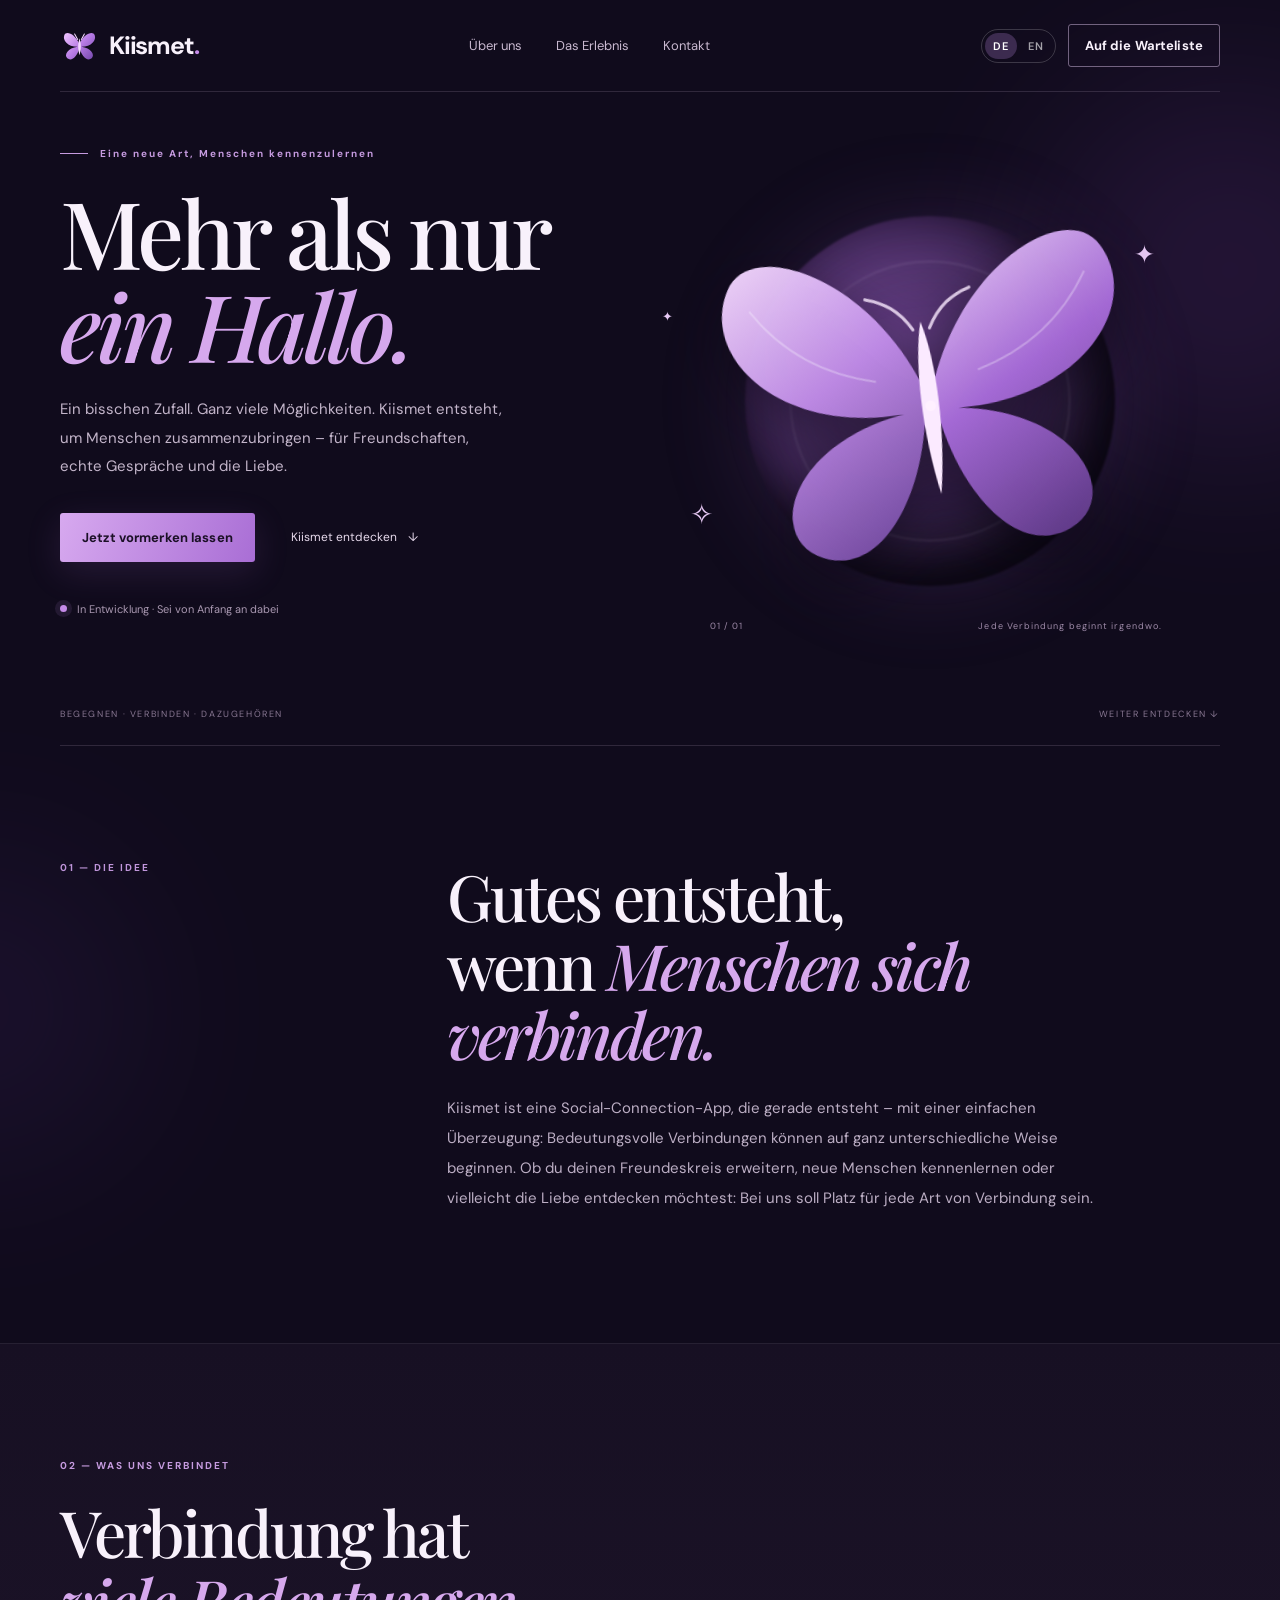
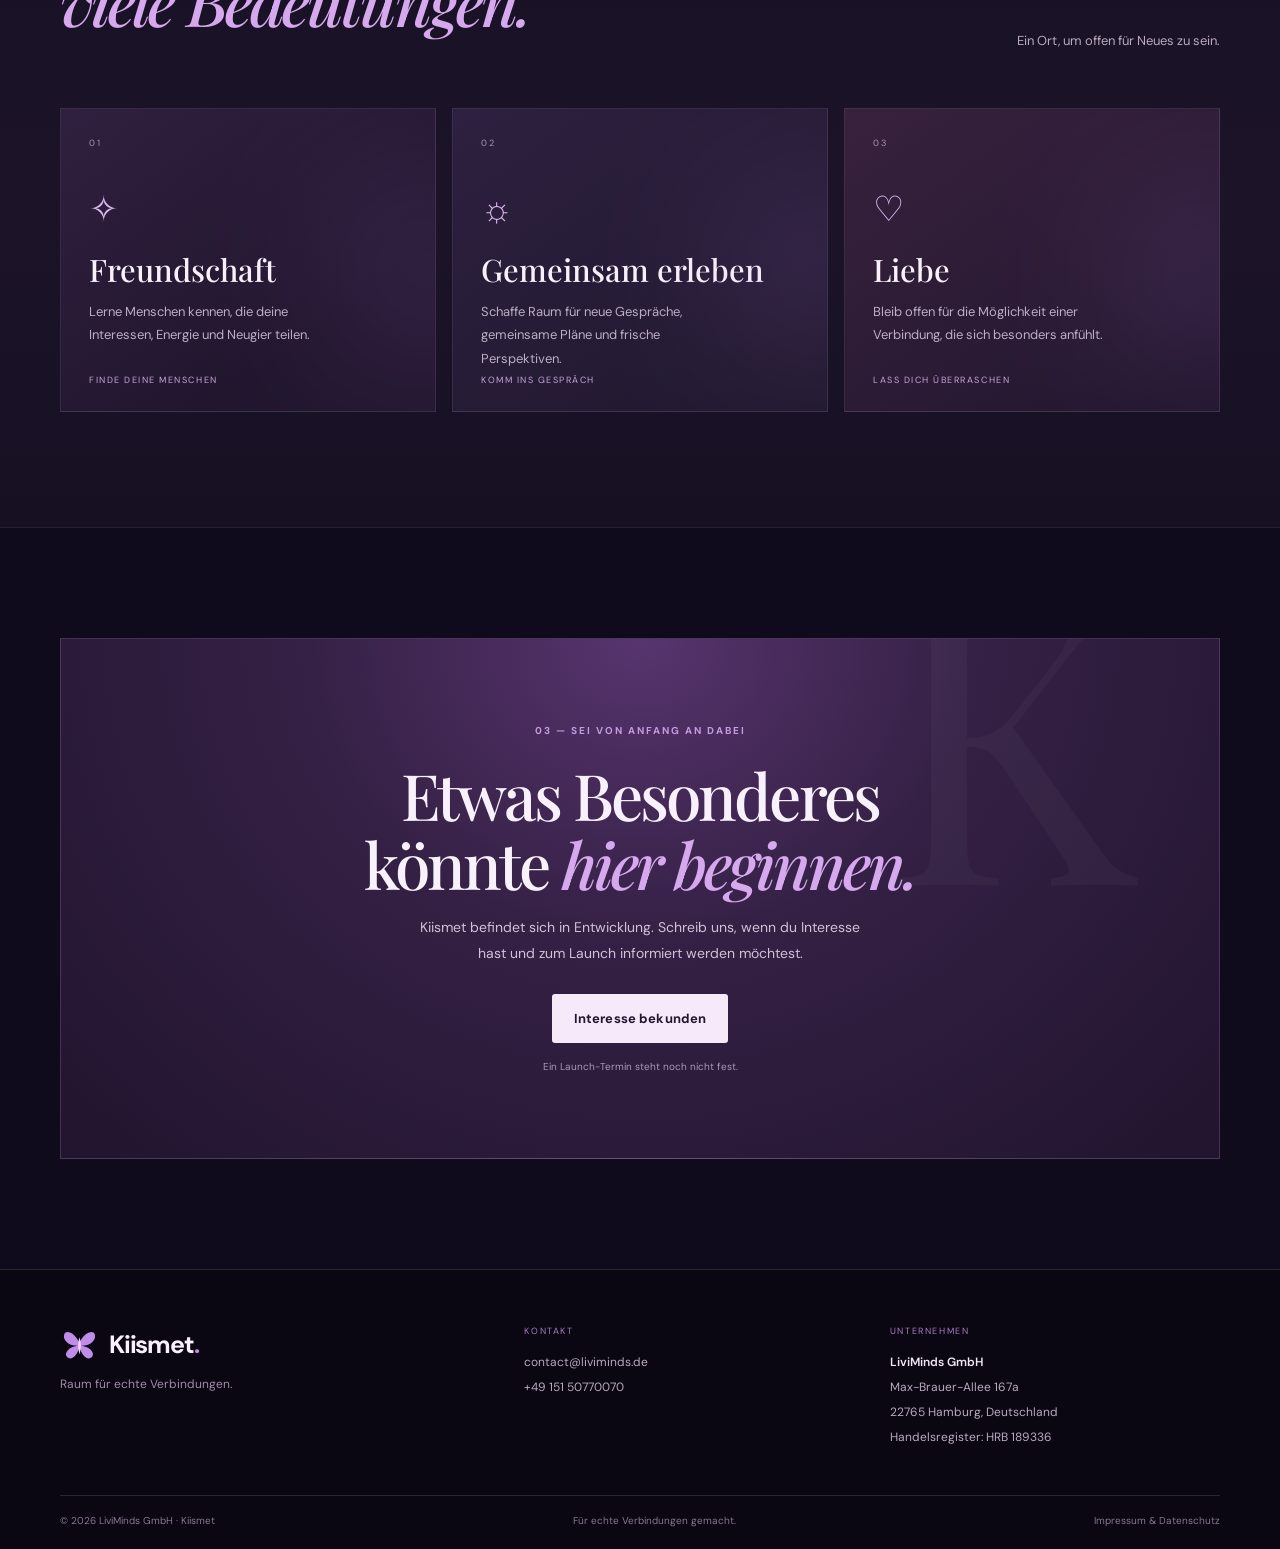
<file: index.html>
<!doctype html>
<html lang="de">
<head>
  <meta charset="utf-8">
  <meta name="viewport" content="width=device-width, initial-scale=1">
  <meta name="theme-color" content="#100b1c">
  <meta name="description" content="Kiismet – Raum für echte Verbindungen. Jetzt auf die Warteliste setzen lassen.">
  <title>Kiismet – Raum für echte Verbindungen</title>
  <link rel="preconnect" href="https://fonts.googleapis.com">
  <link rel="preconnect" href="https://fonts.gstatic.com" crossorigin>
  <link href="https://fonts.googleapis.com/css2?family=DM+Sans:wght@400;500;600;700&family=Playfair+Display:wght@500;600;700&display=swap" rel="stylesheet">
  <link rel="stylesheet" href="styles.css">
</head>
<body>
  <div class="ambient ambient-one"></div><div class="ambient ambient-two"></div>
  <header class="site-header wrap">
    <a class="brand" href="#home" aria-label="Kiismet Startseite">
      <svg class="butterfly" viewBox="0 0 64 64" role="img" aria-label="Schmetterlingslogo">
        <path d="M31.8 29.4C25 13 10 7 7 15c-3 8 5 19 22 19-16 2-23 13-17 19 7 6 17-3 20-18 3 15 13 24 20 18 6-6-1-17-17-19 17 0 25-11 22-19-3-8-18-2-25 14Z" fill="url(#wing)"/>
        <path d="M32 20c-3 9-3 18 0 28 3-10 3-19 0-28Z" fill="#f4d8ff"/>
        <path d="M29 22 24 13M35 22l5-9" stroke="#f4d8ff" stroke-width="1.7" stroke-linecap="round"/>
        <defs><linearGradient id="wing" x1="8" y1="10" x2="56" y2="57" gradientUnits="userSpaceOnUse"><stop stop-color="#f0c5ff"/><stop offset=".5" stop-color="#b77be5"/><stop offset="1" stop-color="#7045a8"/></linearGradient></defs>
      </svg>
      <span>Kiismet<span class="brand-dot">.</span></span>
    </a>
    <nav aria-label="Hauptnavigation">
      <a href="#about" data-de="Über uns" data-en="About">Über uns</a>
      <a href="#experience" data-de="Das Erlebnis" data-en="The experience">Das Erlebnis</a>
      <a href="#contact" data-de="Kontakt" data-en="Contact">Kontakt</a>
    </nav>
    <div class="header-actions">
      <div class="language-switch" role="group" aria-label="Sprache wählen">
        <button type="button" class="lang-button active" data-lang="de" aria-pressed="true">DE</button>
        <button type="button" class="lang-button" data-lang="en" aria-pressed="false">EN</button>
      </div>
      <a class="button button-small button-outline" href="mailto:contact@liviminds.de?subject=Kiismet%20Warteliste" data-de="Auf die Warteliste" data-en="Join the waitlist">Auf die Warteliste <span>↗</span></a>
    </div>
  </header>

  <main>
    <section class="hero wrap" id="home">
      <div class="hero-copy">
        <div class="eyebrow"><span class="eyebrow-line"></span><span data-de="Eine neue Art, Menschen kennenzulernen" data-en="A new way to meet">Eine neue Art, Menschen kennenzulernen</span></div>
        <h1 data-de="Mehr als nur<br><em>ein Hallo.</em>" data-en="More than a<br><em>passing hello.</em>">Mehr als nur<br><em>ein Hallo.</em></h1>
        <p class="hero-text" data-de="Ein bisschen Zufall. Ganz viele Möglichkeiten. Kiismet entsteht, um Menschen zusammenzubringen – für Freundschaften, echte Gespräche und die Liebe." data-en="A little serendipity. A lot more possibility. Kiismet is being created to bring people together for friendship, meaningful conversations and love.">Ein bisschen Zufall. Ganz viele Möglichkeiten. Kiismet entsteht, um Menschen zusammenzubringen – für Freundschaften, echte Gespräche und die Liebe.</p>
        <div class="hero-actions">
          <a class="button button-primary" href="mailto:contact@liviminds.de?subject=Kiismet%20Warteliste" data-de="Jetzt vormerken lassen" data-en="Join the waiting list">Jetzt vormerken lassen <span>↗</span></a>
          <a class="text-link" href="#about"><span data-de="Kiismet entdecken" data-en="Discover Kiismet">Kiismet entdecken</span> <span>↓</span></a>
        </div>
        <p class="availability"><span class="pulse"></span><span data-de="In Entwicklung · Sei von Anfang an dabei" data-en="In development · Be among the first to know">In Entwicklung · Sei von Anfang an dabei</span></p>
      </div>
      <div class="hero-art" aria-label="Abstrakte, vom Schmetterling inspirierte Illustration">
        <div class="orb orb-back"></div><div class="orb orb-front"></div>
        <div class="spark spark-a">✦</div><div class="spark spark-b">✧</div><div class="spark spark-c">✦</div>
        <svg class="hero-butterfly" viewBox="0 0 420 360" aria-hidden="true">
          <defs>
            <linearGradient id="leftWing" x1="38" y1="30" x2="210" y2="310" gradientUnits="userSpaceOnUse"><stop stop-color="#f4d9ff"/><stop offset=".45" stop-color="#c18ce9"/><stop offset="1" stop-color="#6e459d"/></linearGradient>
            <linearGradient id="rightWing" x1="210" y1="20" x2="385" y2="320" gradientUnits="userSpaceOnUse"><stop stop-color="#f5dcff"/><stop offset=".48" stop-color="#a96cdb"/><stop offset="1" stop-color="#57347f"/></linearGradient>
          </defs>
          <path d="M205 166C165 54 58 5 31 52-4 113 66 196 184 190 70 206 38 293 91 317c54 24 104-49 114-132Z" fill="url(#leftWing)" opacity=".96"/>
          <path d="M215 166C255 54 362 5 389 52c35 61-35 144-153 138 114 16 146 103 93 127-54 24-104-49-114-132Z" fill="url(#rightWing)" opacity=".96"/>
          <path d="M210 104c-11 39-11 108 0 166 11-58 11-127 0-166Z" fill="#fbeaff"/>
          <path d="M202 111c-11-20-25-29-42-34M218 111c11-20 25-29 42-34" fill="none" stroke="#fbeaff" stroke-width="3" stroke-linecap="round" opacity=".8"/>
          <path d="M49 75c26 42 65 69 112 81M371 75c-26 42-65 69-112 81" fill="none" stroke="#fff" stroke-width="2" opacity=".28"/>
          <circle cx="210" cy="185" r="5" fill="#fff0ff"/>
        </svg>
        <div class="art-caption"><span>01 / 01</span><span data-de="Jede Verbindung beginnt irgendwo." data-en="Every connection begins somewhere.">Jede Verbindung beginnt irgendwo.</span></div>
      </div>
      <div class="hero-bottom"><span data-de="BEGEGNEN · VERBINDEN · DAZUGEHÖREN" data-en="MEET · CONNECT · BELONG">BEGEGNEN · VERBINDEN · DAZUGEHÖREN</span><span data-de="WEITER ENTDECKEN ↓" data-en="SCROLL TO EXPLORE ↓">WEITER ENTDECKEN ↓</span></div>
    </section>

    <section class="intro section wrap" id="about">
      <div class="section-kicker" data-de="01 — DIE IDEE" data-en="01 — THE IDEA">01 — DIE IDEE</div>
      <div class="intro-content">
        <h2 data-de="Gutes entsteht,<br>wenn <em>Menschen sich verbinden.</em>" data-en="Good things happen<br>when <em>people connect.</em>">Gutes entsteht,<br>wenn <em>Menschen sich verbinden.</em></h2>
        <p data-de="Kiismet ist eine Social-Connection-App, die gerade entsteht – mit einer einfachen Überzeugung: Bedeutungsvolle Verbindungen können auf ganz unterschiedliche Weise beginnen. Ob du deinen Freundeskreis erweitern, neue Menschen kennenlernen oder vielleicht die Liebe entdecken möchtest: Bei uns soll Platz für jede Art von Verbindung sein." data-en="Kiismet is an upcoming social connection app with a simple belief: meaningful connections can start in many ways. Whether you are looking to grow your circle, find a new friend or discover romance, there should be room for every kind of connection.">Kiismet ist eine Social-Connection-App, die gerade entsteht – mit einer einfachen Überzeugung: Bedeutungsvolle Verbindungen können auf ganz unterschiedliche Weise beginnen. Ob du deinen Freundeskreis erweitern, neue Menschen kennenlernen oder vielleicht die Liebe entdecken möchtest: Bei uns soll Platz für jede Art von Verbindung sein.</p>
      </div>
    </section>

    <section class="experience section" id="experience">
      <div class="wrap">
        <div class="section-kicker" data-de="02 — WAS UNS VERBINDET" data-en="02 — WHAT BRINGS US TOGETHER">02 — WAS UNS VERBINDET</div>
        <div class="experience-heading"><h2 data-de="Verbindung hat<br><em>viele Bedeutungen.</em>" data-en="Connection has<br><em>many meanings.</em>">Verbindung hat<br><em>viele Bedeutungen.</em></h2><p data-de="Ein Ort, um offen für Neues zu sein." data-en="One place to open the door to something new.">Ein Ort, um offen für Neues zu sein.</p></div>
        <div class="cards">
          <article class="connection-card card-friend"><div class="card-number">01</div><div class="card-icon">✧</div><h3 data-de="Freundschaft" data-en="Friendship">Freundschaft</h3><p data-de="Lerne Menschen kennen, die deine Interessen, Energie und Neugier teilen." data-en="Meet people who share your interests, energy and curiosity.">Lerne Menschen kennen, die deine Interessen, Energie und Neugier teilen.</p><span class="card-word" data-de="FINDE DEINE MENSCHEN" data-en="FIND YOUR PEOPLE">FINDE DEINE MENSCHEN</span></article>
          <article class="connection-card card-social"><div class="card-number">02</div><div class="card-icon">☼</div><h3 data-de="Gemeinsam erleben" data-en="Socialising">Gemeinsam erleben</h3><p data-de="Schaffe Raum für neue Gespräche, gemeinsame Pläne und frische Perspektiven." data-en="Make space for new conversations, shared plans and fresh perspectives.">Schaffe Raum für neue Gespräche, gemeinsame Pläne und frische Perspektiven.</p><span class="card-word" data-de="KOMM INS GESPRÄCH" data-en="START A CONVERSATION">KOMM INS GESPRÄCH</span></article>
          <article class="connection-card card-love"><div class="card-number">03</div><div class="card-icon">♡</div><h3 data-de="Liebe" data-en="Love">Liebe</h3><p data-de="Bleib offen für die Möglichkeit einer Verbindung, die sich besonders anfühlt." data-en="Stay open to the possibility of a connection that feels different.">Bleib offen für die Möglichkeit einer Verbindung, die sich besonders anfühlt.</p><span class="card-word" data-de="LASS DICH ÜBERRASCHEN" data-en="SEE WHERE IT LEADS">LASS DICH ÜBERRASCHEN</span></article>
        </div>
      </div>
    </section>

    <section class="waitlist section wrap" id="waitlist">
      <div class="waitlist-panel">
        <div class="waitlist-decoration">K</div>
        <div class="section-kicker" data-de="03 — SEI VON ANFANG AN DABEI" data-en="03 — BE PART OF THE BEGINNING">03 — SEI VON ANFANG AN DABEI</div>
        <h2 data-de="Etwas Besonderes<br>könnte <em>hier beginnen.</em>" data-en="Something meaningful<br>could <em>start here.</em>">Etwas Besonderes<br>könnte <em>hier beginnen.</em></h2>
        <p data-de="Kiismet befindet sich in Entwicklung. Schreib uns, wenn du Interesse hast und zum Launch informiert werden möchtest." data-en="Kiismet is in development. Get in touch to express your interest and hear about the launch.">Kiismet befindet sich in Entwicklung. Schreib uns, wenn du Interesse hast und zum Launch informiert werden möchtest.</p>
        <a class="button button-light" href="mailto:contact@liviminds.de?subject=Kiismet%20Warteliste&body=Hallo%20LiviMinds%2C%0A%0Aich%20m%C3%B6chte%20zum%20Kiismet-Launch%20informiert%20werden.%0A%0A" data-de="Interesse bekunden" data-en="Join the waiting list">Interesse bekunden <span>↗</span></a>
        <span class="small-note" data-de="Ein Launch-Termin steht noch nicht fest." data-en="No launch date announced yet.">Ein Launch-Termin steht noch nicht fest.</span>
      </div>
    </section>
  </main>

  <footer class="site-footer" id="contact">
    <div class="wrap footer-main">
      <div class="footer-brand"><a class="brand" href="#home"><svg class="butterfly" viewBox="0 0 64 64" aria-hidden="true"><path d="M31.8 29.4C25 13 10 7 7 15c-3 8 5 19 22 19-16 2-23 13-17 19 7 6 17-3 20-18 3 15 13 24 20 18 6-6-1-17-17-19 17 0 25-11 22-19-3-8-18-2-25 14Z" fill="#c18ce9"/><path d="M32 20c-3 9-3 18 0 28 3-10 3-19 0-28Z" fill="#f4d8ff"/></svg><span>Kiismet<span class="brand-dot">.</span></span></a><p data-de="Raum für echte Verbindungen." data-en="Make room for connection.">Raum für echte Verbindungen.</p></div>
      <div class="footer-contact"><div class="footer-label" data-de="KONTAKT" data-en="GET IN TOUCH">KONTAKT</div><a href="mailto:contact@liviminds.de">contact@liviminds.de</a><a href="tel:+4915150770070">+49 151 50770070</a></div>
      <div class="footer-company"><div class="footer-label" data-de="UNTERNEHMEN" data-en="COMPANY">UNTERNEHMEN</div><strong>LiviMinds GmbH</strong><span>Max-Brauer-Allee 167a</span><span>22765 Hamburg, Deutschland</span><span data-de="Handelsregister: HRB 189336" data-en="Commercial Register: HRB 189336">Handelsregister: HRB 189336</span></div>
    </div>
    <div class="wrap footer-bottom"><span>© <span id="year"></span> LiviMinds GmbH · Kiismet</span><span data-de="Für echte Verbindungen gemacht." data-en="Made for meaningful connections.">Für echte Verbindungen gemacht.</span><a href="datenschutz.html" data-de="Impressum & Datenschutz" data-en="Legal notice & privacy">Impressum & Datenschutz</a></div>
  </footer>
  <script src="script.js"></script>
</body>
</html>
</file>
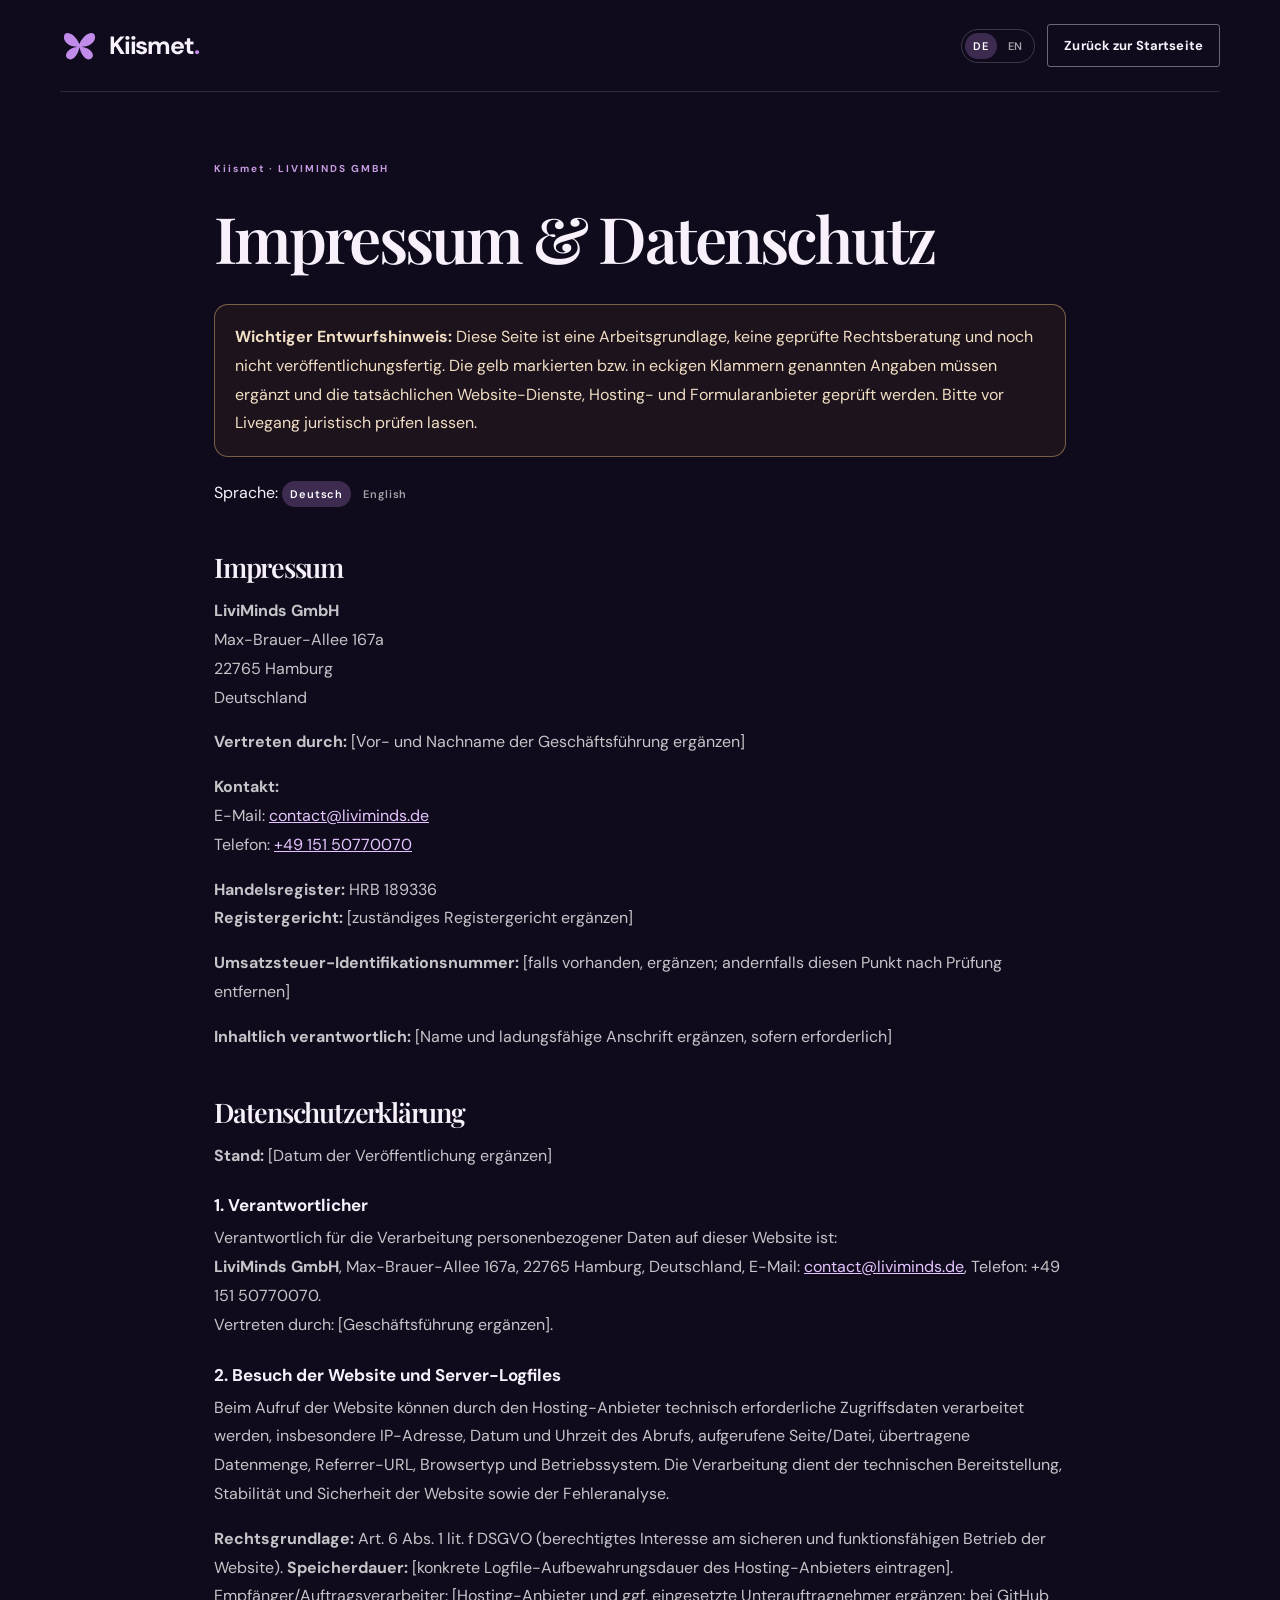
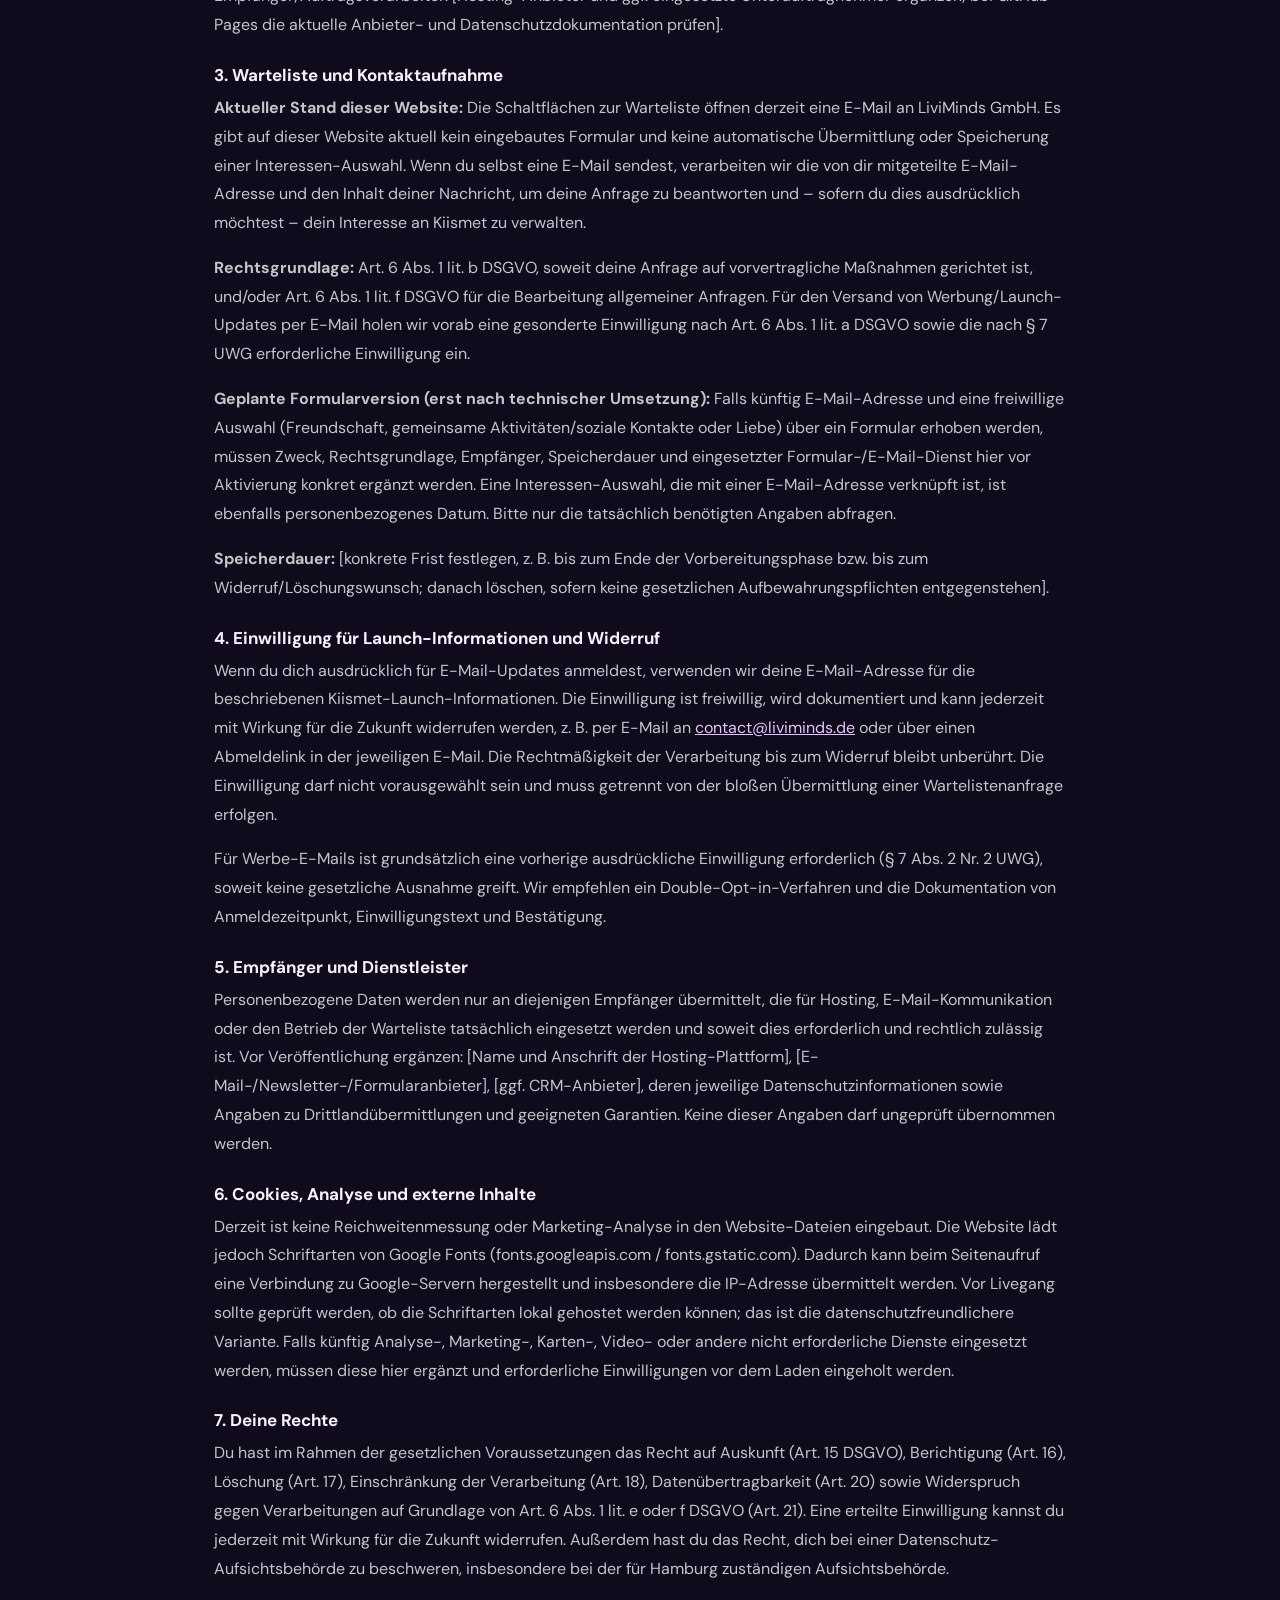
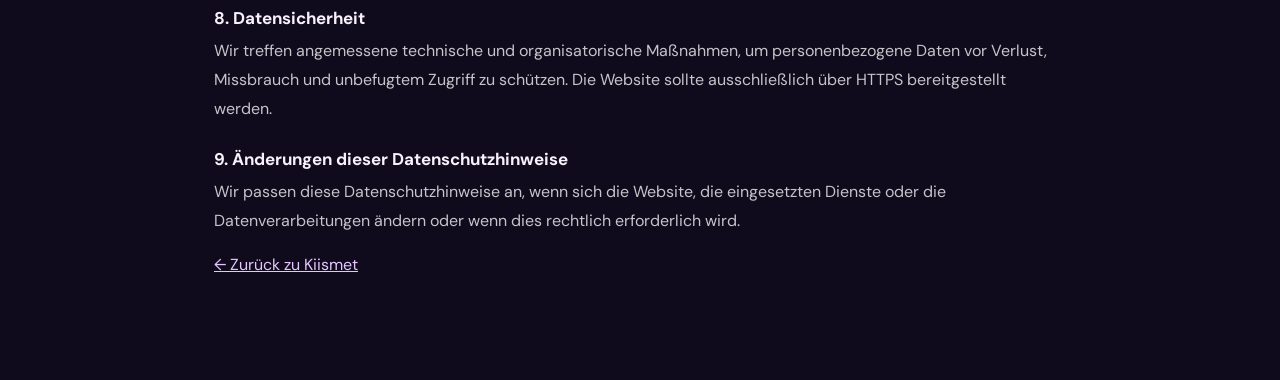
<file: datenschutz.html>
<!doctype html>
<html lang="de">
<head>
  <meta charset="utf-8">
  <meta name="viewport" content="width=device-width, initial-scale=1">
  <meta name="theme-color" content="#100b1c">
  <title>Impressum & Datenschutzhinweise – Kiismet</title>
  <link rel="preconnect" href="https://fonts.googleapis.com">
  <link rel="preconnect" href="https://fonts.gstatic.com" crossorigin>
  <link href="https://fonts.googleapis.com/css2?family=DM+Sans:wght@400;500;600;700&family=Playfair+Display:wght@500;600;700&display=swap" rel="stylesheet">
  <link rel="stylesheet" href="styles.css">
  <style>
    .legal-wrap{max-width:900px;margin:70px auto 100px;padding:0 24px}
    .legal-wrap h1{font:600 clamp(38px,6vw,64px) "Playfair Display",serif;margin:20px 0}
    .legal-wrap h2{font:600 27px "Playfair Display",serif;margin:42px 0 12px}
    .legal-wrap h3{font-size:17px;margin:24px 0 8px}
    .legal-wrap p,.legal-wrap li{color:rgba(255,255,255,.76);line-height:1.8}
    .legal-wrap a{color:#e5c5ff;text-decoration:underline}
    .legal-note{padding:18px 20px;border:1px solid rgba(235,190,120,.45);background:rgba(150,100,40,.10);border-radius:14px;margin:24px 0}
    .legal-note p{margin:0;color:#f1dfc4}
    .legal-lang{margin:20px 0 35px}
    .legal-section[hidden]{display:none}
    .legal-back{color:#e5c5ff}
  </style>
</head>
<body>
<header class="site-header wrap">
  <a class="brand" href="index.html" aria-label="Kiismet Startseite"><svg class="butterfly" viewBox="0 0 64 64" aria-hidden="true"><path d="M31.8 29.4C25 13 10 7 7 15c-3 8 5 19 22 19-16 2-23 13-17 19 7 6 17-3 20-18 3 15 13 24 20 18 6-6-1-17-17-19 17 0 25-11 22-19-3-8-18-2-25 14Z" fill="#c18ce9"/></svg><span>Kiismet<span class="brand-dot">.</span></span></a>
  <div class="header-actions"><div class="language-switch" role="group" aria-label="Sprache wählen"><button type="button" class="lang-button active" data-legal-lang="de" aria-pressed="true">DE</button><button type="button" class="lang-button" data-legal-lang="en" aria-pressed="false">EN</button></div><a class="button button-small button-outline" href="index.html" data-de="Zurück zur Startseite" data-en="Back to home">Zurück zur Startseite</a></div>
</header>
<main class="legal-wrap">
  <div class="section-kicker">Kiismet · LIVIMINDS GMBH</div>
  <h1 data-de="Impressum & Datenschutz" data-en="Legal notice & privacy">Impressum & Datenschutz</h1>
  <div class="legal-note"><p data-de="<strong>Wichtiger Entwurfshinweis:</strong> Diese Seite ist eine Arbeitsgrundlage, keine geprüfte Rechtsberatung und noch nicht veröffentlichungsfertig. Die gelb markierten bzw. in eckigen Klammern genannten Angaben müssen ergänzt und die tatsächlichen Website-Dienste, Hosting- und Formularanbieter geprüft werden. Bitte vor Livegang juristisch prüfen lassen." data-en="<strong>Important draft notice:</strong> This page is a working draft, not reviewed legal advice and not ready to publish. Complete all bracketed details and verify the actual website services, hosting and form providers. Have it reviewed before launch."><strong>Wichtiger Entwurfshinweis:</strong> Diese Seite ist eine Arbeitsgrundlage, keine geprüfte Rechtsberatung und noch nicht veröffentlichungsfertig. Die gelb markierten bzw. in eckigen Klammern genannten Angaben müssen ergänzt und die tatsächlichen Website-Dienste, Hosting- und Formularanbieter geprüft werden. Bitte vor Livegang juristisch prüfen lassen.</p></div>
  <div class="legal-lang"><span data-de="Sprache:" data-en="Language:">Sprache:</span> <button class="lang-button active" data-legal-lang="de" type="button">Deutsch</button> <button class="lang-button" data-legal-lang="en" type="button">English</button></div>

  <section class="legal-section" data-legal-section="de">
    <h2>Impressum</h2>
    <p><strong>LiviMinds GmbH</strong><br>Max-Brauer-Allee 167a<br>22765 Hamburg<br>Deutschland</p>
    <p><strong>Vertreten durch:</strong> [Vor- und Nachname der Geschäftsführung ergänzen]</p>
    <p><strong>Kontakt:</strong><br>E-Mail: <a href="mailto:contact@liviminds.de">contact@liviminds.de</a><br>Telefon: <a href="tel:+4915150770070">+49 151 50770070</a></p>
    <p><strong>Handelsregister:</strong> HRB 189336<br><strong>Registergericht:</strong> [zuständiges Registergericht ergänzen]</p>
    <p><strong>Umsatzsteuer-Identifikationsnummer:</strong> [falls vorhanden, ergänzen; andernfalls diesen Punkt nach Prüfung entfernen]</p>
    <p><strong>Inhaltlich verantwortlich:</strong> [Name und ladungsfähige Anschrift ergänzen, sofern erforderlich]</p>

    <h2>Datenschutzerklärung</h2>
    <p><strong>Stand:</strong> [Datum der Veröffentlichung ergänzen]</p>
    <h3>1. Verantwortlicher</h3>
    <p>Verantwortlich für die Verarbeitung personenbezogener Daten auf dieser Website ist:<br><strong>LiviMinds GmbH</strong>, Max-Brauer-Allee 167a, 22765 Hamburg, Deutschland, E-Mail: <a href="mailto:contact@liviminds.de">contact@liviminds.de</a>, Telefon: +49 151 50770070.<br>Vertreten durch: [Geschäftsführung ergänzen].</p>

    <h3>2. Besuch der Website und Server-Logfiles</h3>
    <p>Beim Aufruf der Website können durch den Hosting-Anbieter technisch erforderliche Zugriffsdaten verarbeitet werden, insbesondere IP-Adresse, Datum und Uhrzeit des Abrufs, aufgerufene Seite/Datei, übertragene Datenmenge, Referrer-URL, Browsertyp und Betriebssystem. Die Verarbeitung dient der technischen Bereitstellung, Stabilität und Sicherheit der Website sowie der Fehleranalyse.</p>
    <p><strong>Rechtsgrundlage:</strong> Art. 6 Abs. 1 lit. f DSGVO (berechtigtes Interesse am sicheren und funktionsfähigen Betrieb der Website). <strong>Speicherdauer:</strong> [konkrete Logfile-Aufbewahrungsdauer des Hosting-Anbieters eintragen]. Empfänger/Auftragsverarbeiter: [Hosting-Anbieter und ggf. eingesetzte Unterauftragnehmer ergänzen; bei GitHub Pages die aktuelle Anbieter- und Datenschutzdokumentation prüfen].</p>

    <h3>3. Warteliste und Kontaktaufnahme</h3>
    <p><strong>Aktueller Stand dieser Website:</strong> Die Schaltflächen zur Warteliste öffnen derzeit eine E-Mail an LiviMinds GmbH. Es gibt auf dieser Website aktuell kein eingebautes Formular und keine automatische Übermittlung oder Speicherung einer Interessen-Auswahl. Wenn du selbst eine E-Mail sendest, verarbeiten wir die von dir mitgeteilte E-Mail-Adresse und den Inhalt deiner Nachricht, um deine Anfrage zu beantworten und – sofern du dies ausdrücklich möchtest – dein Interesse an Kiismet zu verwalten.</p>
    <p><strong>Rechtsgrundlage:</strong> Art. 6 Abs. 1 lit. b DSGVO, soweit deine Anfrage auf vorvertragliche Maßnahmen gerichtet ist, und/oder Art. 6 Abs. 1 lit. f DSGVO für die Bearbeitung allgemeiner Anfragen. Für den Versand von Werbung/Launch-Updates per E-Mail holen wir vorab eine gesonderte Einwilligung nach Art. 6 Abs. 1 lit. a DSGVO sowie die nach § 7 UWG erforderliche Einwilligung ein.</p>
    <p><strong>Geplante Formularversion (erst nach technischer Umsetzung):</strong> Falls künftig E-Mail-Adresse und eine freiwillige Auswahl (Freundschaft, gemeinsame Aktivitäten/soziale Kontakte oder Liebe) über ein Formular erhoben werden, müssen Zweck, Rechtsgrundlage, Empfänger, Speicherdauer und eingesetzter Formular-/E-Mail-Dienst hier vor Aktivierung konkret ergänzt werden. Eine Interessen-Auswahl, die mit einer E-Mail-Adresse verknüpft ist, ist ebenfalls personenbezogenes Datum. Bitte nur die tatsächlich benötigten Angaben abfragen.</p>
    <p><strong>Speicherdauer:</strong> [konkrete Frist festlegen, z. B. bis zum Ende der Vorbereitungsphase bzw. bis zum Widerruf/Löschungswunsch; danach löschen, sofern keine gesetzlichen Aufbewahrungspflichten entgegenstehen].</p>

    <h3>4. Einwilligung für Launch-Informationen und Widerruf</h3>
    <p>Wenn du dich ausdrücklich für E-Mail-Updates anmeldest, verwenden wir deine E-Mail-Adresse für die beschriebenen Kiismet-Launch-Informationen. Die Einwilligung ist freiwillig, wird dokumentiert und kann jederzeit mit Wirkung für die Zukunft widerrufen werden, z. B. per E-Mail an <a href="mailto:contact@liviminds.de">contact@liviminds.de</a> oder über einen Abmeldelink in der jeweiligen E-Mail. Die Rechtmäßigkeit der Verarbeitung bis zum Widerruf bleibt unberührt. Die Einwilligung darf nicht vorausgewählt sein und muss getrennt von der bloßen Übermittlung einer Wartelistenanfrage erfolgen.</p>
    <p>Für Werbe-E-Mails ist grundsätzlich eine vorherige ausdrückliche Einwilligung erforderlich (§ 7 Abs. 2 Nr. 2 UWG), soweit keine gesetzliche Ausnahme greift. Wir empfehlen ein Double-Opt-in-Verfahren und die Dokumentation von Anmeldezeitpunkt, Einwilligungstext und Bestätigung.</p>

    <h3>5. Empfänger und Dienstleister</h3>
    <p>Personenbezogene Daten werden nur an diejenigen Empfänger übermittelt, die für Hosting, E-Mail-Kommunikation oder den Betrieb der Warteliste tatsächlich eingesetzt werden und soweit dies erforderlich und rechtlich zulässig ist. Vor Veröffentlichung ergänzen: [Name und Anschrift der Hosting-Plattform], [E-Mail-/Newsletter-/Formularanbieter], [ggf. CRM-Anbieter], deren jeweilige Datenschutzinformationen sowie Angaben zu Drittlandübermittlungen und geeigneten Garantien. Keine dieser Angaben darf ungeprüft übernommen werden.</p>

    <h3>6. Cookies, Analyse und externe Inhalte</h3>
    <p>Derzeit ist keine Reichweitenmessung oder Marketing-Analyse in den Website-Dateien eingebaut. Die Website lädt jedoch Schriftarten von Google Fonts (fonts.googleapis.com / fonts.gstatic.com). Dadurch kann beim Seitenaufruf eine Verbindung zu Google-Servern hergestellt und insbesondere die IP-Adresse übermittelt werden. Vor Livegang sollte geprüft werden, ob die Schriftarten lokal gehostet werden können; das ist die datenschutzfreundlichere Variante. Falls künftig Analyse-, Marketing-, Karten-, Video- oder andere nicht erforderliche Dienste eingesetzt werden, müssen diese hier ergänzt und erforderliche Einwilligungen vor dem Laden eingeholt werden.</p>

    <h3>7. Deine Rechte</h3>
    <p>Du hast im Rahmen der gesetzlichen Voraussetzungen das Recht auf Auskunft (Art. 15 DSGVO), Berichtigung (Art. 16), Löschung (Art. 17), Einschränkung der Verarbeitung (Art. 18), Datenübertragbarkeit (Art. 20) sowie Widerspruch gegen Verarbeitungen auf Grundlage von Art. 6 Abs. 1 lit. e oder f DSGVO (Art. 21). Eine erteilte Einwilligung kannst du jederzeit mit Wirkung für die Zukunft widerrufen. Außerdem hast du das Recht, dich bei einer Datenschutz-Aufsichtsbehörde zu beschweren, insbesondere bei der für Hamburg zuständigen Aufsichtsbehörde.</p>

    <h3>8. Datensicherheit</h3>
    <p>Wir treffen angemessene technische und organisatorische Maßnahmen, um personenbezogene Daten vor Verlust, Missbrauch und unbefugtem Zugriff zu schützen. Die Website sollte ausschließlich über HTTPS bereitgestellt werden.</p>

    <h3>9. Änderungen dieser Datenschutzhinweise</h3>
    <p>Wir passen diese Datenschutzhinweise an, wenn sich die Website, die eingesetzten Dienste oder die Datenverarbeitungen ändern oder wenn dies rechtlich erforderlich wird.</p>
  </section>

  <section class="legal-section" data-legal-section="en" hidden>
    <h2>Legal notice</h2>
    <p><strong>LiviMinds GmbH</strong><br>Max-Brauer-Allee 167a<br>22765 Hamburg<br>Germany</p>
    <p><strong>Represented by:</strong> [Add the full name(s) of the managing director(s)]</p>
    <p><strong>Contact:</strong><br>Email: <a href="mailto:contact@liviminds.de">contact@liviminds.de</a><br>Phone: +49 151 50770070</p>
    <p><strong>Commercial Register:</strong> HRB 189336<br><strong>Register court:</strong> [Add competent register court]</p>
    <p><strong>VAT identification number:</strong> [Add if applicable; otherwise remove after checking]</p>
    <p><strong>Responsible for content:</strong> [Add name and full address, if required]</p>

    <h2>Privacy policy</h2>
    <p><strong>Last updated:</strong> [Add publication date]</p>
    <h3>1. Controller</h3>
    <p>The controller responsible for processing personal data on this website is LiviMinds GmbH, Max-Brauer-Allee 167a, 22765 Hamburg, Germany, email: <a href="mailto:contact@liviminds.de">contact@liviminds.de</a>, phone: +49 151 50770070. Managing director: [add name].</p>
    <h3>2. Website access and server logs</h3>
    <p>When you visit the website, the hosting provider may process technically necessary access data, including IP address, date and time, requested page/file, data volume, referrer URL, browser type and operating system. This is used to provide, maintain and secure the website and diagnose errors.</p>
    <p><strong>Legal basis:</strong> Art. 6(1)(f) GDPR (legitimate interest in secure and reliable website operation). <strong>Retention:</strong> [Insert the hosting provider's actual log retention period]. Recipients/processors: [Identify the hosting provider and relevant subprocessors; verify the current provider and privacy documentation if using GitHub Pages].</p>
    <h3>3. Waiting list and contact requests</h3>
    <p><strong>Current website functionality:</strong> The waiting-list buttons currently open an email to LiviMinds GmbH. There is no embedded form and no automatic submission or storage of an interest selection on this website at present. If you send us an email, we process the email address and message content you provide to respond to your request and, if you explicitly ask us to, manage your interest in Kiismet.</p>
    <p><strong>Legal basis:</strong> Art. 6(1)(b) GDPR where your request relates to pre-contractual steps, and/or Art. 6(1)(f) GDPR for handling general enquiries. We obtain separate prior consent under Art. 6(1)(a) GDPR and the applicable German email-marketing rules before sending promotional launch updates by email.</p>
    <p><strong>Planned form (only after technical implementation):</strong> If a form later collects an email address and an optional selection (friendship, social activities or love), this policy must be updated before activation to specify the exact purposes, legal basis, recipients, retention period and form/email provider. An interest selection linked to an email address is also personal data. Collect only what is necessary.</p>
    <p><strong>Retention:</strong> [Set a concrete period, e.g. until the end of the pre-launch phase or until withdrawal/deletion request, then delete unless statutory retention duties apply].</p>
    <h3>4. Consent for launch updates and withdrawal</h3>
    <p>If you expressly subscribe to email updates, we use your email address for the described Kiismet launch communications. Consent is voluntary, recorded and may be withdrawn at any time with future effect, for example by emailing <a href="mailto:contact@liviminds.de">contact@liviminds.de</a> or using an unsubscribe link in the email. Withdrawal does not affect processing carried out before withdrawal. The checkbox must not be pre-ticked and must be separate from simply submitting a waiting-list request.</p>
    <p>Prior express consent is generally required for promotional emails under section 7(2)(2) of the German Unfair Competition Act (UWG), unless a statutory exception applies. We recommend double opt-in and keeping evidence of the signup time, consent wording and confirmation.</p>
    <h3>5. Recipients and service providers</h3>
    <p>Personal data is shared only with service providers actually used for hosting, email communication or waiting-list operations, where necessary and lawful. Before publication, identify: [hosting platform], [email/newsletter/form provider], [CRM provider, if any], their privacy information and any transfers outside the EEA and safeguards. Do not publish unverified provider details.</p>
    <h3>6. Cookies, analytics and external content</h3>
    <p>No audience measurement or marketing analytics is currently included in the website files. The site does load fonts from Google Fonts (fonts.googleapis.com / fonts.gstatic.com). This can establish a connection to Google servers and transmit information such as your IP address. Before launch, consider hosting the fonts locally, which is more privacy-friendly. If analytics, marketing, maps, video or other non-essential services are added, they must be disclosed here and any required consent obtained before loading them.</p>
    <h3>7. Your rights</h3>
    <p>Subject to the legal requirements, you may have rights of access (Art. 15 GDPR), rectification (Art. 16), erasure (Art. 17), restriction (Art. 18), data portability (Art. 20) and objection to processing based on Art. 6(1)(e) or (f) GDPR (Art. 21). You may withdraw consent at any time with future effect. You may also lodge a complaint with a data protection supervisory authority, in particular the authority responsible for Hamburg.</p>
    <h3>8. Data security</h3>
    <p>We use appropriate technical and organisational measures to protect personal data against loss, misuse and unauthorised access. The website should be served exclusively over HTTPS.</p>
    <h3>9. Changes</h3>
    <p>We may update this privacy policy if the website, services used or processing activities change, or if required by law.</p>
  </section>
  <p><a class="legal-back" href="index.html" data-de="← Zurück zu Kiismet" data-en="← Back to Kiismet">← Zurück zu Kiismet</a></p>
</main>
<script>
  function chooseLegalLanguage(lang) {
    const selected = lang === "en" ? "en" : "de";
    document.documentElement.lang = selected;
    document.querySelectorAll("[data-legal-section]").forEach(s => s.hidden = s.dataset.legalSection !== selected);
    document.querySelectorAll("[data-legal-lang]").forEach(b => {
      const active = b.dataset.legalLang === selected;
      b.classList.toggle("active", active);
      b.setAttribute("aria-pressed", String(active));
    });
    document.querySelectorAll("[data-de][data-en]").forEach(el => el.innerHTML = el.dataset[selected]);
    document.title = selected === "de" ? "Impressum & Datenschutzhinweise – Kiismet" : "Legal notice & privacy policy – Kiismet";
  }
  document.querySelectorAll("[data-legal-lang]").forEach(b => b.addEventListener("click", () => chooseLegalLanguage(b.dataset.legalLang)));
  chooseLegalLanguage("de");
</script>
</body>
</html>
</file>
<file: styles.css>
*{box-sizing:border-box} :root{--bg:#100b1c;--panel:#1b1229;--panel2:#241735;--text:#f8f1fb;--muted:#b9aabd;--purple:#b77be5;--lilac:#e7c8f7;--line:rgba(238,218,248,.14)} html{scroll-behavior:smooth} body{margin:0;background:var(--bg);color:var(--text);font-family:"DM Sans",sans-serif;overflow-x:hidden} a{color:inherit;text-decoration:none}.wrap{width:min(1160px,calc(100% - 64px));margin-inline:auto}.ambient{position:absolute;pointer-events:none;border-radius:50%;filter:blur(90px);opacity:.18}.ambient-one{width:380px;height:380px;background:#7b3fa9;top:80px;right:-140px}.ambient-two{width:320px;height:320px;background:#4c2b78;top:850px;left:-180px}.site-header{height:92px;display:flex;align-items:center;justify-content:space-between;position:relative;z-index:3;border-bottom:1px solid var(--line)}.brand{display:flex;align-items:center;gap:10px;font-size:25px;font-weight:700;letter-spacing:-1.2px}.brand-dot{color:#c58be9}.butterfly{width:39px;height:39px}.site-header nav{display:flex;gap:34px;color:#c9b9d0;font-size:13px}.site-header nav a:hover,.text-link:hover{color:#fff}.button{display:inline-flex;align-items:center;justify-content:center;gap:25px;padding:16px 22px;border-radius:3px;font-size:13px;font-weight:700;letter-spacing:.01em;transition:transform .2s,background .2s}.button:hover{transform:translateY(-2px)}.button-small{padding:12px 16px;gap:13px}.button-outline{border:1px solid rgba(230,204,244,.45)}.button-outline:hover{background:rgba(255,255,255,.08)}.button-primary{background:linear-gradient(110deg,#d7a9ef,#a96ed5);color:#1b1026;box-shadow:0 10px 35px #9d60c52a}.button-light{background:#f5e9fa;color:#261432}.hero{min-height:650px;display:grid;grid-template-columns:1fr 1fr;align-items:center;position:relative;padding-top:55px;padding-bottom:90px}.hero-copy{position:relative;z-index:1;padding-bottom:28px}.eyebrow,.section-kicker{font-size:10px;letter-spacing:.2em;font-weight:700;color:#c69be0}.eyebrow{display:flex;align-items:center;gap:12px}.eyebrow-line{width:28px;height:1px;background:#c69be0}h1,h2,h3,p{margin-top:0}h1,h2{font-family:"Playfair Display",serif;font-weight:500;letter-spacing:-.045em}h1{font-size:clamp(58px,7.3vw,96px);line-height:.99;margin:25px 0 25px}h1 em,h2 em{color:#d6a8ed;font-weight:500}.hero-text{max-width:450px;color:#c3b5ca;font-size:15px;line-height:1.9}.hero-actions{display:flex;align-items:center;gap:28px;margin-top:32px}.text-link{font-size:12px;color:#e6d9eb}.text-link span{margin-left:8px}.availability{margin-top:40px;color:#a998b1;font-size:11px;display:flex;align-items:center;gap:10px}.pulse{width:7px;height:7px;background:#c58be9;border-radius:50%;box-shadow:0 0 0 5px #c58be91b}.hero-art{height:475px;position:relative;display:grid;place-items:center}.orb{position:absolute;border-radius:50%;filter:blur(1px)}.orb-back{width:370px;height:370px;background:radial-gradient(circle at 38% 35%,#69418a 0,#37214d 48%,#1a1126 73%);box-shadow:inset -22px -25px 55px #090610,0 0 90px #9c5dc52b}.orb-front{width:280px;height:280px;border:1px solid #f0d9ff35;box-shadow:0 0 80px #c58be91a,inset 0 0 55px #d6a8ed10}.hero-butterfly{width:min(100%,440px);position:relative;z-index:1;filter:drop-shadow(0 22px 30px #08040e8c);transform:rotate(-7deg)}.spark{position:absolute;color:#e9cbf7}.spark-a{top:75px;right:65px;font-size:25px}.spark-b{bottom:105px;left:50px;font-size:28px}.spark-c{top:145px;left:22px;font-size:13px}.art-caption{position:absolute;bottom:6px;left:12%;right:10%;display:flex;justify-content:space-between;color:#9e8aa8;font-size:9px;letter-spacing:.12em}.hero-bottom{position:absolute;bottom:25px;left:0;right:0;display:flex;justify-content:space-between;color:#887792;font-size:9px;letter-spacing:.18em}.section{padding-top:115px;padding-bottom:115px}.intro{display:grid;grid-template-columns:1fr 2fr;border-top:1px solid var(--line)}.intro-content{max-width:700px}.intro h2,.experience h2,.waitlist h2{font-size:clamp(42px,5vw,65px);line-height:1.08;margin:0 0 25px}.intro-content p{max-width:660px;color:#bcaec4;font-size:15px;line-height:2}.experience{background:linear-gradient(180deg,#171023,#1c1328 60%,#171023);border-top:1px solid #fff1;border-bottom:1px solid #fff1}.experience-heading{display:flex;align-items:end;justify-content:space-between;margin:25px 0 48px}.experience-heading p{color:#b9aabd;font-size:13px;max-width:210px;line-height:1.7;margin-bottom:8px}.cards{display:grid;grid-template-columns:repeat(3,1fr);gap:16px}.connection-card{min-height:300px;padding:28px;position:relative;border:1px solid #e9d5f21b;background:linear-gradient(145deg,#30203f,#21162e 72%);overflow:hidden}.connection-card:after{content:"";position:absolute;width:190px;height:190px;border-radius:50%;right:-85px;top:65px;background:#b77be5;filter:blur(80px);opacity:.17}.card-social{background:linear-gradient(145deg,#2d2040,#20182d)}.card-love{background:linear-gradient(145deg,#38213d,#21162e)}.card-number,.card-word{font-size:9px;letter-spacing:.17em;color:#a992b4}.card-icon{font-size:35px;color:#dcb7ef;margin-top:37px}.connection-card h3{font-family:"Playfair Display",serif;font-size:31px;font-weight:500;margin:16px 0 10px}.connection-card p{color:#bcaec4;font-size:13px;line-height:1.8;max-width:245px}.card-word{position:absolute;bottom:25px;left:28px;color:#c9a4dd}.waitlist{padding-top:110px;padding-bottom:110px}.waitlist-panel{position:relative;overflow:hidden;text-align:center;padding:85px 24px;background:radial-gradient(ellipse at 50% 0%,#57346e 0,#342044 42%,#21142e 100%);border:1px solid #e9d5f229}.waitlist-panel .section-kicker{position:relative;z-index:1}.waitlist h2{position:relative;z-index:1;margin:23px 0 17px}.waitlist-panel p{position:relative;z-index:1;color:#d0c1d7;font-size:14px;line-height:1.8;max-width:470px;margin:0 auto 28px}.waitlist-decoration{position:absolute;right:7%;top:-110px;font-family:"Playfair Display",serif;font-size:390px;line-height:1;color:#ffffff08}.small-note{display:block;position:relative;z-index:1;margin-top:17px;font-size:10px;color:#ad99b8}.site-footer{background:#0b0712;border-top:1px solid var(--line)}.footer-main{display:grid;grid-template-columns:1.3fr 1fr 1fr;gap:35px;padding-top:55px;padding-bottom:50px}.footer-brand p{font-size:12px;color:#9e8ca8;margin:12px 0}.footer-contact,.footer-company{display:flex;flex-direction:column;gap:9px;font-size:12px;color:#b8a9c0}.footer-contact a:hover{color:#fff}.footer-company strong{color:#f1e8f5;font-weight:600}.footer-label{font-size:9px;letter-spacing:.18em;color:#a77bc0;margin-bottom:8px}.footer-bottom{border-top:1px solid var(--line);padding-top:18px;padding-bottom:22px;display:flex;justify-content:space-between;gap:20px;color:#887792;font-size:10px}.footer-bottom a:hover{color:#eee}
@media(max-width:760px){.wrap{width:min(100% - 40px,560px)}.site-header{height:76px}.site-header nav{display:none}.brand{font-size:22px}.brand .butterfly{width:34px}.button-small{font-size:11px;padding:10px 12px}.hero{grid-template-columns:1fr;padding-top:75px;padding-bottom:80px;min-height:0}.hero-copy{padding-bottom:0}.hero-art{height:350px;margin-top:10px}.orb-back{width:290px;height:290px}.orb-front{width:225px;height:225px}.hero-butterfly{width:350px}.hero-bottom{bottom:20px;font-size:8px}.section{padding-top:80px;padding-bottom:80px}.intro{grid-template-columns:1fr;gap:28px}.intro h2,.experience h2,.waitlist h2{font-size:46px}.experience-heading{display:block;margin-bottom:30px}.experience-heading p{max-width:330px}.cards{grid-template-columns:1fr}.connection-card{min-height:260px}.card-icon{margin-top:24px}.waitlist-panel{padding:70px 20px}.footer-main{grid-template-columns:1fr 1fr}.footer-brand{grid-column:1/-1}.footer-bottom{flex-wrap:wrap;line-height:1.7}.footer-bottom span:nth-child(2){display:none}}
@media(prefers-reduced-motion:reduce){html{scroll-behavior:auto}*,*:before,*:after{transition:none!important}}


/* Language selector */
.header-actions { display:flex; align-items:center; gap:12px; }
.language-switch { display:flex; align-items:center; gap:3px; padding:3px; border:1px solid rgba(255,255,255,.18); border-radius:999px; }
.lang-button { border:0; background:transparent; color:rgba(255,255,255,.62); font:600 11px "DM Sans",sans-serif; letter-spacing:.08em; padding:6px 8px; border-radius:999px; cursor:pointer; }
.lang-button.active { background:rgba(193,140,233,.25); color:#fff; }
@media (max-width:760px) {
  .header-actions { gap:7px; }
  .header-actions > .button { padding:10px 12px; font-size:10px; }
  .language-switch { gap:0; }
}
</file>
